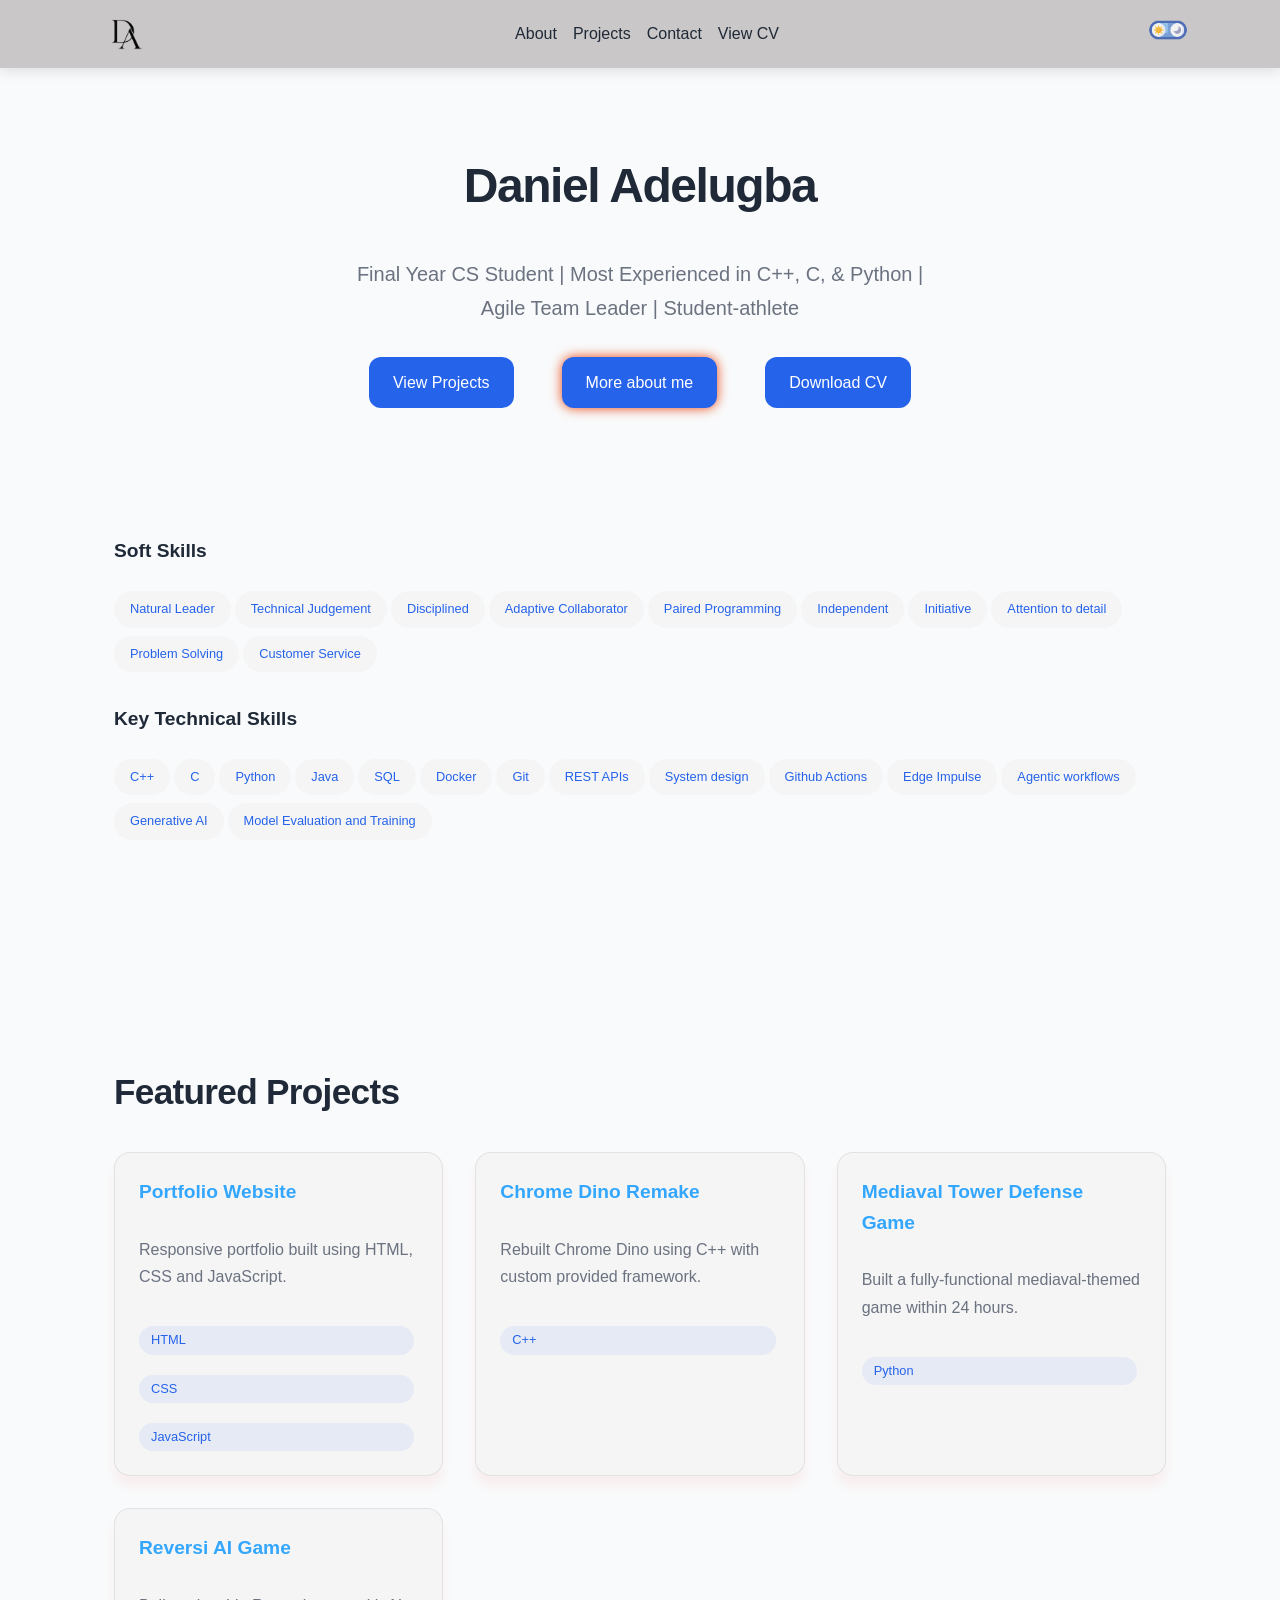
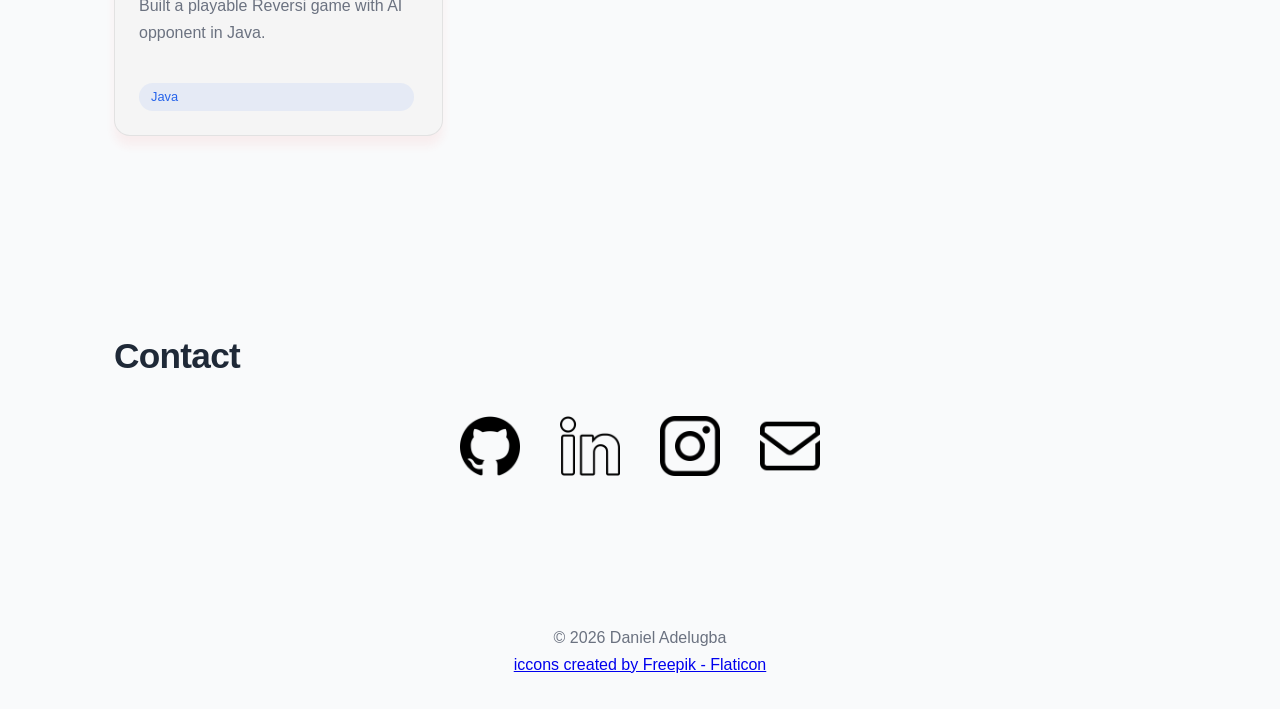
<file: index.html>
<!DOCTYPE html>
<html lang="en">
<head>

    <meta charset="UTF-8">
    <meta name="viewport" content="width=device-width, initial-scale=1.0">
    <meta name="author" content="Daniel Adelugba">
    <meta name="description" content="Daniel Adelugba portfolio">
    <meta
      name="keywords"
      content="Daniel Adelugba, daniel adelugba, personal website, projects, portfolio, software engineer, software developer"
    />

    <title>Daniel Adelugba Portfolio</title>

    <link rel="icon" type="image/x-icon" href="assets/logos/favicon.ico">
    <link rel="stylesheet" href="styles.css">

</head>

<body>

    <header>
        <nav class="navbar">
            <a class="nav-links" href="index.html"><img src="assets/logos/logo2.png" alt="Logo with initials" class="logo" id="logo"></a>
            
            <ul class="nav-links" id="navLinks">
                <li><a href="about.html">About</a></li>
                <li><a href="projects.html">Projects</a></li>
                <li><a href="#contact">Contact</a></li>
                <li>
                    <a href="assets/DA_CV.pdf" target="_blank">
                       View CV
                    </a>
                <li>
            </ul>
            <a id="themeBtn"><img src="assets/logos/toggleMode.png" id="themeBtn_id"></a>
            
            
        </nav>
    </header>

    <section class="intro">
        <h1>Daniel Adelugba</h1>
        <p class="headline">
            Final Year CS Student | Most Experienced in C++, C, & Python | <br>Agile Team Leader | Student-athlete
        </p>
        
        <div class="nav buttons">
            
            <a href="projects.html" class="btn projects">
                View Projects
            </a>
            
            <a href="about.html" class="btn personal">
                More about me
            </a>

            <a href="assets/DA_CV.pdf"
               target="_blank"
               class="btn cv">
                Download CV
            </a>
        </div>
    </section>

    <section id="skills" class="section">

        <h3>Soft Skills</h3>
    
        <div class="skills-info">
    
            <span class="tag">Natural Leader</span>
            <span class="tag">Technical Judgement</span>
            <span class="tag">Disciplined</span>
            <span class="tag">Adaptive Collaborator</span>
            <span class="tag">Paired Programming</span>
            <span class="tag">Independent</span>
            <span class="tag">Initiative</span>
            <span class="tag">Attention to detail</span>
            <span class="tag">Problem Solving</span>
            <span class="tag">Customer Service</span>

        
        </div>
        
        <h3>Key Technical Skills</h3>
        
        <div class="skills-info">
            
            <span class="tag">C++</span>
            <span class="tag">C</span>
            <span class="tag">Python</span>
            <span class="tag">Java</span>
            <span class="tag">SQL</span>
            <span class="tag">Docker</span>
            <span class="tag">Git</span>
            <span class="tag">REST APIs</span>
            <span class="tag">System design</span>
            <span class="tag">Github Actions</span>
            <span class="tag">Edge Impulse</span>
            <span class="tag">Agentic workflows</span>
            <span class="tag">Generative AI</span>
            <span class="tag">Model Evaluation and Training</span>

    
        </div>
    
    </section>

    <section id="projects" class="section">
        <h2>Featured Projects</h2>

        <div class="project-grid">

            <a href="projects.html#portfolio" class="home-project-card">

                <h3>Portfolio Website</h3>
    
                <p>
                    Responsive portfolio built using HTML, CSS and JavaScript.
                </p>
    
                <span class="tag">HTML</span>
                <span class="tag">CSS</span>
                <span class="tag">JavaScript</span>
    
            </a>

            <a href="projects.html#dino_remake" class="home-project-card">

                <h3>Chrome Dino Remake</h3>
    
                <p>
                    Rebuilt Chrome Dino using C++ with custom provided framework.
                </p>
    
                <span class="tag">C++</span>
    
            </a>

            <a href="projects.html#mediaval" class="home-project-card">

                <h3>Mediaval Tower Defense Game</h3>
    
                <p>
                    Built a fully-functional mediaval-themed game within 24 hours.
                </p>
    
                <span class="tag">Python</span>
    
            </a>

            <a href="projects.html#reversi" class="home-project-card">

                <h3>Reversi AI Game</h3>
    
                <p>
                    Built a playable Reversi game with AI opponent in Java.
                </p>
    
                <span class="tag">Java</span>
    
            </a>

        </div>
    </section>

    <section class="section">
        <h2>Contact</h2>

        <div id="contact">
            <p>
                <a href="https://github.com/danieladelugba1" target="_blank">
                    <img class="contact-icon" src="assets/logos/github.png" data-light="assets/logos/github.png" data-dark="assets/logos/githubDM.png" alt="github">
                </a>
            </p>
            <p>
                <a href="https://www.linkedin.com/in/danieladelugba/" target="_blank">
                    <img class="contact-icon" src="assets/logos/linkedin.png" data-light="assets/logos/linkedin.png" data-dark="assets/logos/linkedinDM.png" alt="linkedin">
                </a>
            </p>
            <p>
                <a href="https://Instagram.com/danieladelugba01" target="_blank">
                    <img class="contact-icon" src="assets/logos/instagram.png" data-light="assets/logos/instagram.png" data-dark="assets/logos/instagramDM.png" alt="instagram">
                </a>
            </p>
            <p>
                <a href="mailto:danieladelugba1111@gmail.com" target="_blank" rel="noreferrer">
                    <img class="contact-icon" src="assets/logos/mail.png" data-light="assets/logos/mail.png" data-dark="assets/logos/mailDM.png" alt="personal email">
                </a>
            </p>
        </div>
    </section>
    
    <footer>
        <p>© 2026 Daniel Adelugba</p>
        <a href="https://www.flaticon.com/free-icons" title="github icons" target="_blank">iccons created by Freepik - Flaticon</a>
    </footer>

    <script src="script.js"></script>
</body>
</html>
</file>
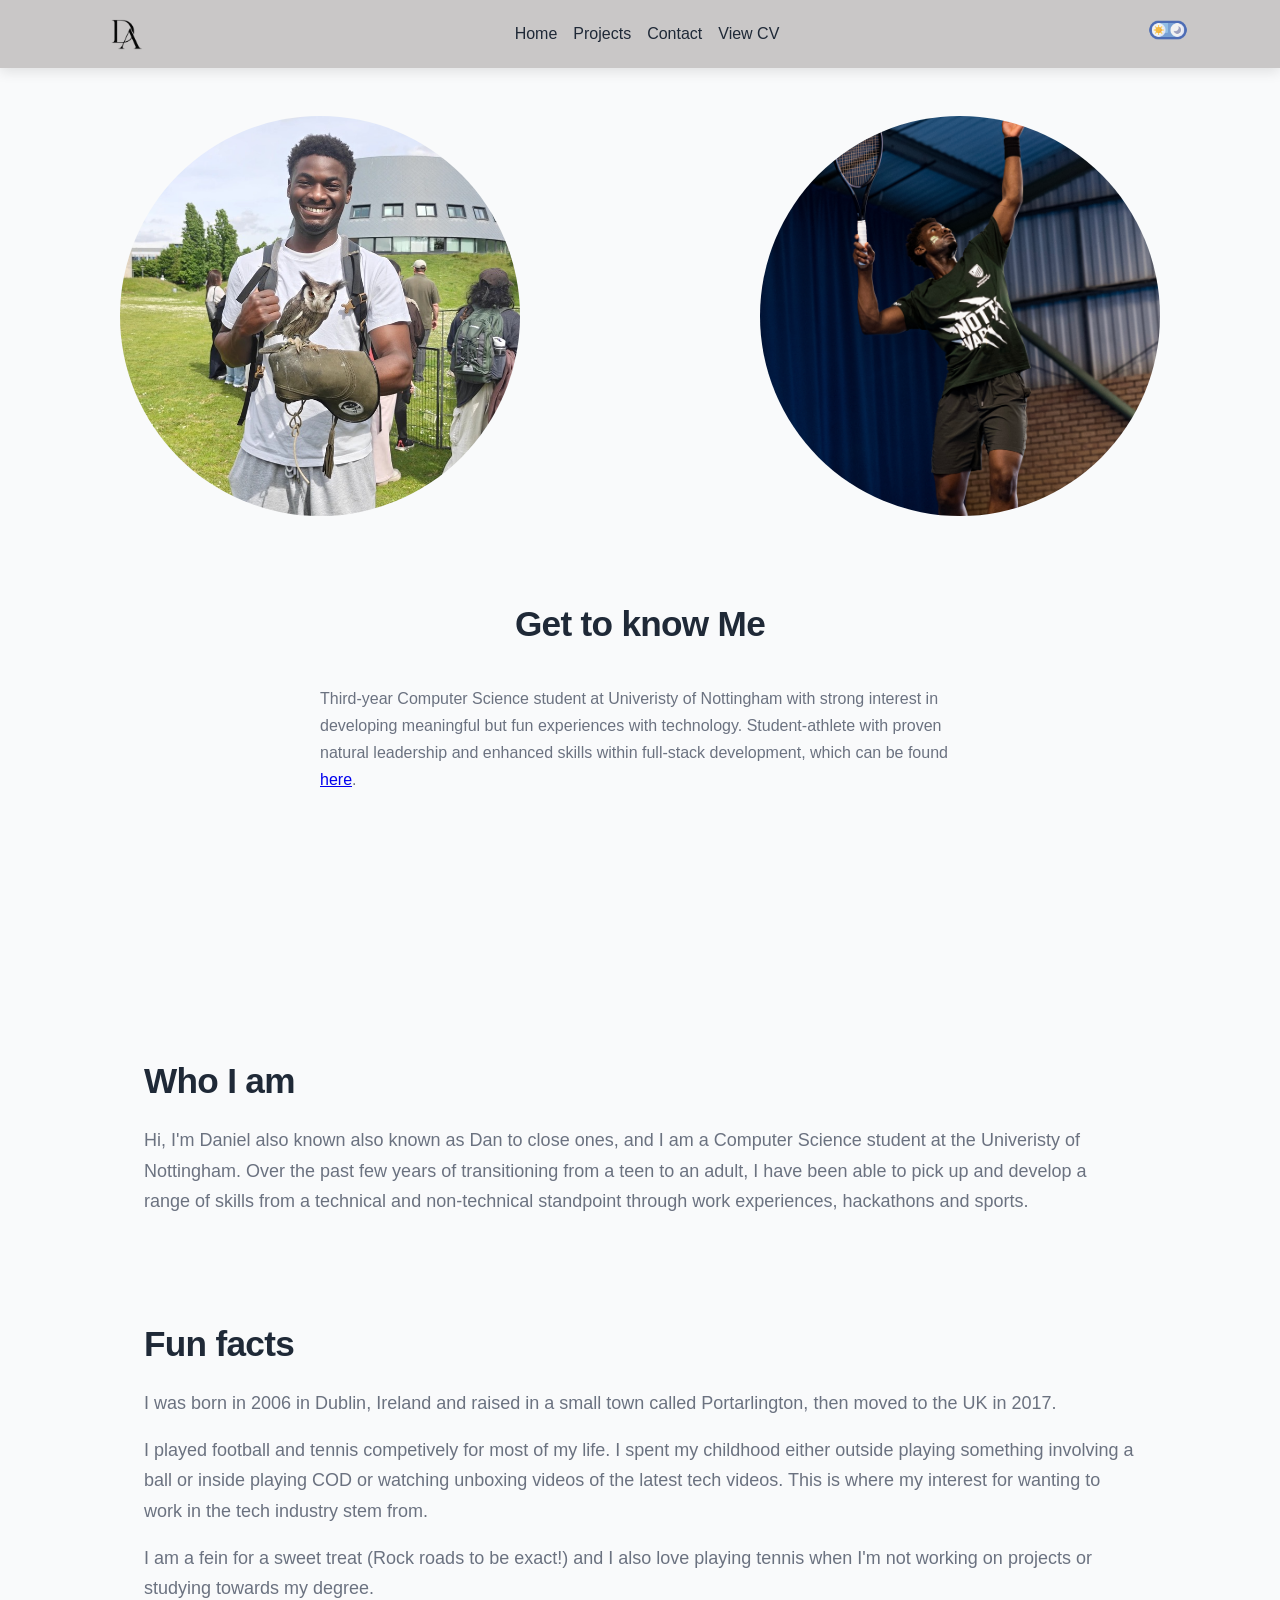
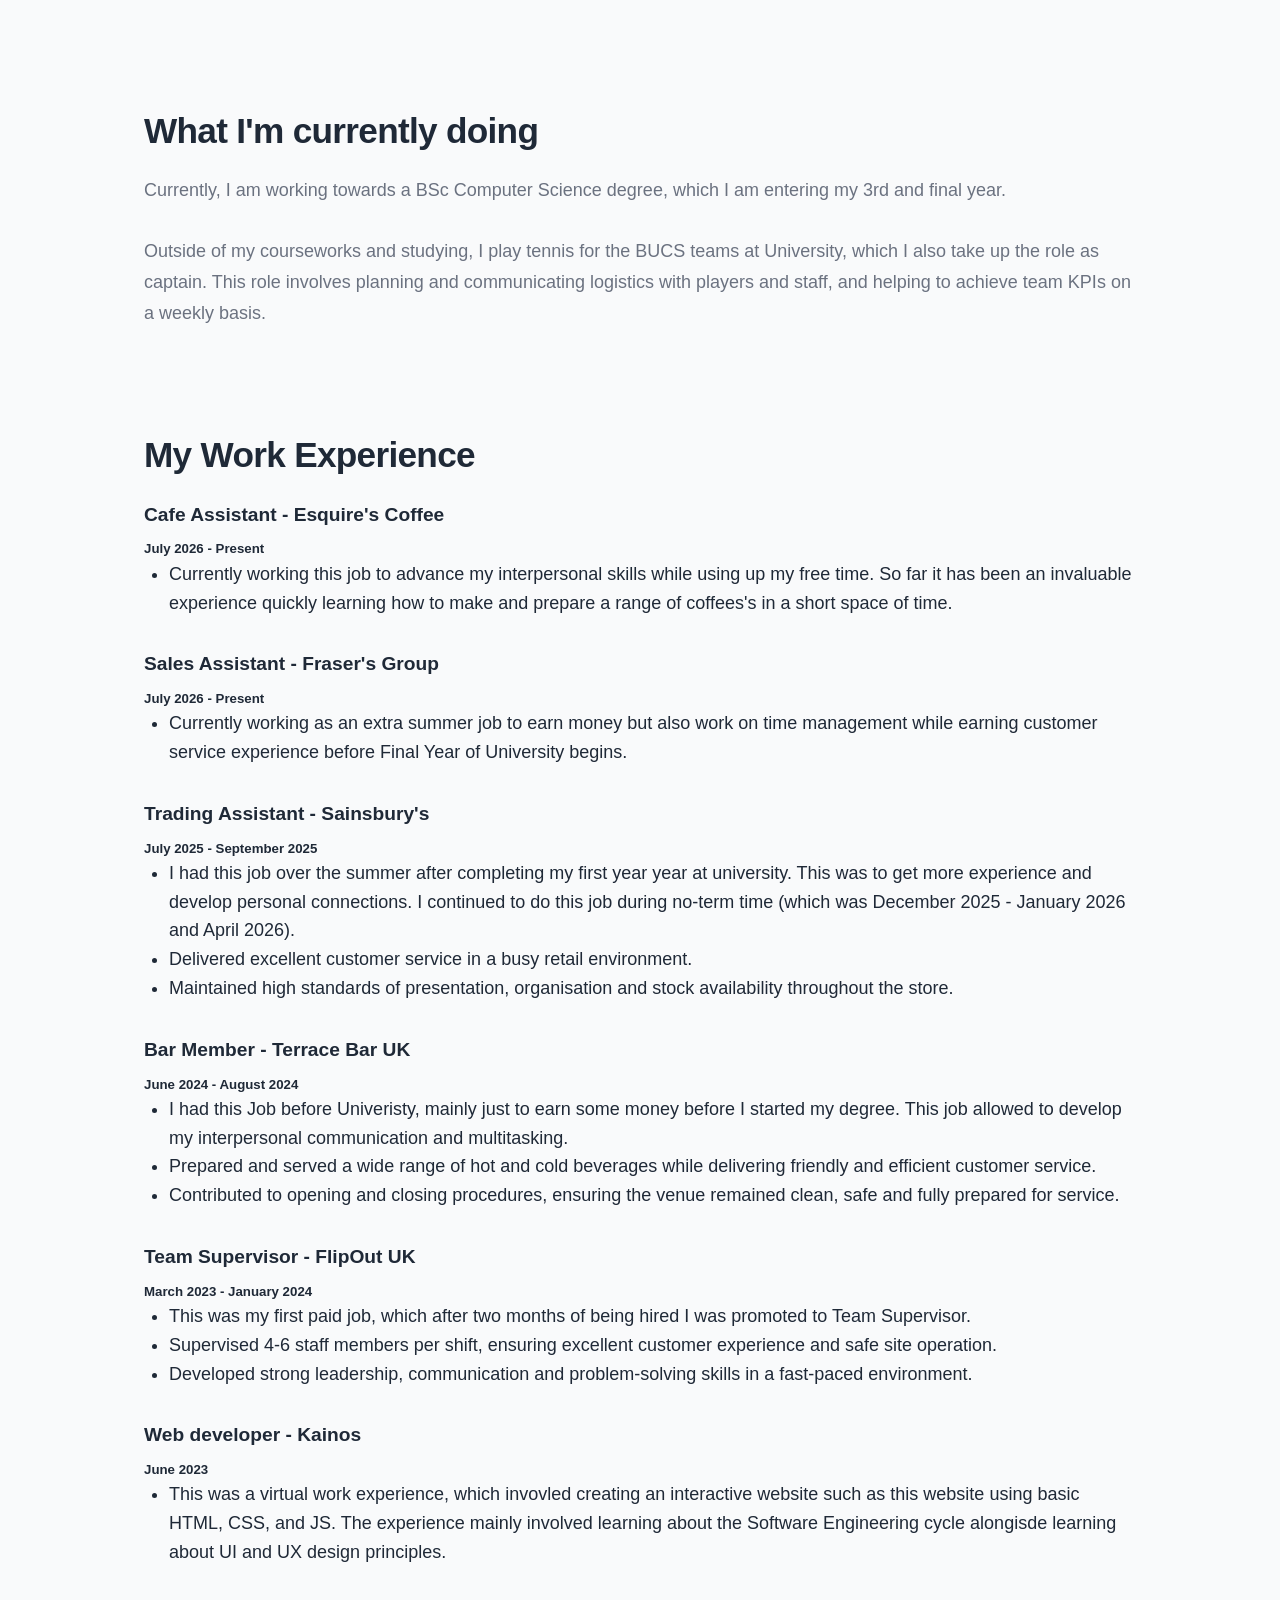
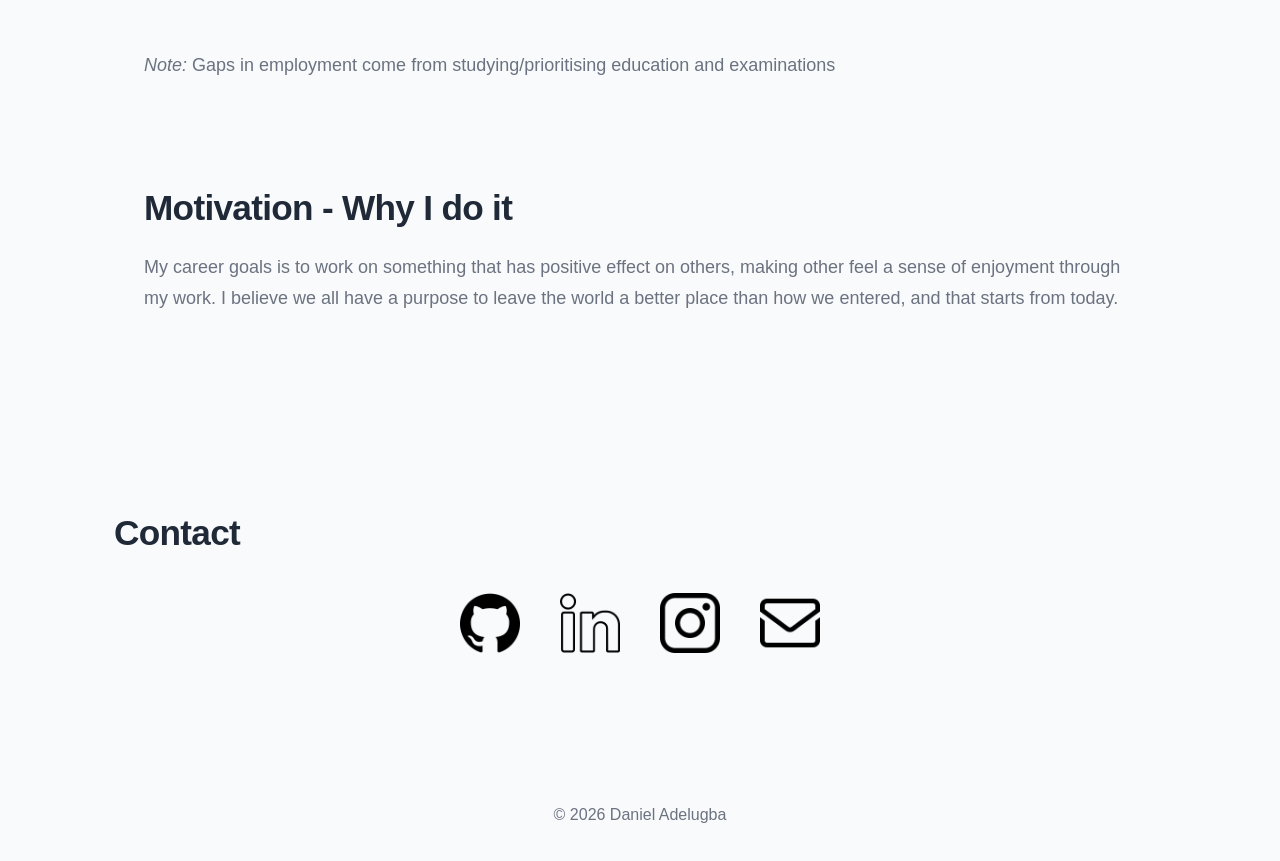
<file: about.html>
<!DOCTYPE html>
<html lang="en">
<head>

    <meta charset="UTF-8">

    <title>About Daniel Adelugba</title> 
    <link rel="icon" type="image/x-icon" href="assets/logos/favicon.ico">
    <link rel="stylesheet" href="styles.css">

</head>

<body>

    <header>
        <nav class="navbar">
            <!-- <a href="index.html"><img src="assets/logos/logo2.png" alt="Logo with initials" class="logo"></a> -->
            <a class="nav-links" href="index.html"><img src="assets/logos/logo2.png" alt="Logo with initials" class="logo" id="logo"></a>

            <ul class="nav-links" id="navLinks">
                <li><a href="index.html">Home</a></li>
                <li><a href="projects.html">Projects</a></li>
                <li><a href="#contact">Contact</a></li>
                <li>
                    <a href="assets/DA_CV.pdf" target="_blank">
                    View CV
                  </a>
                <li>
            </ul>
            <a id="themeBtn"><img src="assets/logos/toggleMode.png" id="themeBtn_id"></a>
        </nav>
    </header>

    <div class="photo-container">
        
        <img
            src="assets/other/me.jpeg"
            alt="Photo of danieladelugba"
            class="profile-photo"
        >
         
        <img
            src="assets/other/tennis.jpeg"
            alt="Photo of danieladelugba playing tennis"
            class="profile-photo2"
         >
    </div>
    <section id="about" class="personal-info">
        <h2>Get to know Me</h2>

        <p>
            Third-year Computer Science student at Univeristy of Nottingham with strong
            interest in developing meaningful but fun experiences with technology. 
            Student-athlete with proven natural leadership and enhanced skills within full-stack development, which can be found <a href="index.html#skills" id="here">here</a>.
        </p>


    </section>

    <main id="about-me-paragraphs" role="main" tabindex="0">

        <div class="about-me-wrapper"></div>
            <div class="about-info-section" id="history-section">
                <h2>Who I am</h2>
                <p>
                    Hi, I'm <span class="font-bold">Daniel</span> also known also known as Dan to close ones, 
                    and I am a Computer Science student at the Univeristy of Nottingham. 
                    Over the past few years of transitioning from a teen to an adult, 
                    I have been able to pick up and develop a range of skills from a 
                    technical and non-technical standpoint through work experiences, hackathons and sports.
                </p>

            </div>
        </div>

        <div class="about-me-wrapper"></div>
            <div class="about-info-section" id="funFacts-section">
                <h2>Fun facts</h2>
                <p>
                    I was born in 2006 in Dublin, Ireland and raised in a small town 
                    called Portarlington, then moved to the UK in 2017. 
                </p>
                <p>
                    I played football and tennis competively for most of my life. I spent my childhood either outside playing something involving a ball or inside playing COD or watching unboxing videos of the latest tech videos. This is where my interest for wanting to work in the tech industry stem from.
                </p>    
                <p>
                    I am a fein for a sweet treat (Rock roads to be exact!) and I also love playing tennis when I'm not working on projects or studying towards my degree.
                </p>
        </div>

        <div class="about-me-wrapper"></div>
            <div class="about-info-section" id="currentWork-section">
                <h2>What I'm currently doing</h2>
                <p>
                    Currently, I am working towards a BSc Computer Science degree, which I am entering my 3rd and final year. <br><br>Outside of my courseworks and studying, I play tennis for the BUCS teams at University, which I also take up the role as captain. This role involves planning and communicating logistics with players and staff, and helping to achieve team KPIs on a weekly basis.
                </p>
            </div>
        </div>

        <div class="about-me-wrapper"></div>
            <div class="about-info-section" id="workExperience-section">
                <h2>My Work Experience</h2>
                
                <h3>Cafe Assistant - Esquire's Coffee</h3>
                <h5>July 2026 - Present</h5>
                <ul>
                    <li>Currently working this job to advance my interpersonal skills while using up my free time. So far it has been an invaluable experience quickly learning how to make and prepare a range of coffees's in a short space of time.</li>
                </ul>

                <h3>Sales Assistant - Fraser's Group</h3>
                <h5>July 2026 - Present</h5>
                <ul>
                    <li>Currently working as an extra summer job to earn money but also work on time management while earning customer service experience before Final Year of University begins.</li>
                </ul>

                <h3>Trading Assistant - Sainsbury's</h3>
                <h5>July 2025 - September 2025</h5>
                <ul>
                    <li>I had this job over the summer after completing my first year year at university. This was to get more experience and develop personal connections. I continued to do this job during no-term time (which was December 2025 - January 2026 and April 2026).</li>
                    <li>Delivered excellent customer service in a busy retail environment.</li>
                    <li>Maintained high standards of presentation, organisation and stock availability throughout the store.</li>
                </ul>
                
                <h3>Bar Member - Terrace Bar UK</h3>
                <h5>June 2024 - August 2024</h5>
                <ul>
                    <li>I had this Job before Univeristy, mainly just to earn some money before I started my degree. This job allowed to develop my interpersonal communication and multitasking.</li>
                    <li>Prepared and served a wide range of hot and cold beverages while delivering friendly and efficient customer service.</li>
                    <li>Contributed to opening and closing procedures, ensuring the venue remained clean, safe and fully prepared for service.</li>
                </ul>

                <h3>Team Supervisor - FlipOut UK</h3>
                <h5>March 2023 - January 2024</h5>
                <ul>
                    <li>This was my first paid job, which after two months of being hired I was promoted to Team Supervisor.</li>
                    <li>Supervised 4-6 staff members per shift, ensuring excellent customer experience and safe site operation.</li>
                    <li>Developed strong leadership, communication and problem-solving skills in a fast-paced environment.</li>
                </ul>

                <h3>Web developer - Kainos</h3>
                <h5>June 2023</h5>
                <ul>
                    <li>This was a virtual work experience, which invovled creating an interactive website such as this website using basic HTML, CSS, and JS. The experience mainly involved learning about the Software Engineering cycle alongisde learning about UI and UX design principles.</li>
                </ul>

                <br><br>
                <p><em>Note:</em> Gaps in employment come from studying/prioritising education and examinations</p>
            </div>
        </div>

        <div class="about-me-wrapper"></div>
            <div class="about-info-section" id="motivation-section">
                <h2>Motivation - Why I do it</h2>

                <p>
                    My career goals is to work on something that has positive effect on others, making other feel a sense of enjoyment through my work.
                    I believe we all have a purpose to leave the world a better place than how we entered, and that starts from today.
                </p>
            </div>
        </div>
    </main>

    <section class="section">
        <h2>Contact</h2>

        <div id="contact">
            <p>
                <a href="https://github.com/danieladelugba1" target="_blank">
                    <img class="contact-icon" src="assets/logos/github.png" data-light="assets/logos/github.png" data-dark="assets/logos/githubDM.png" alt="github">
                </a>
            </p>
            <p>
                <a href="https://www.linkedin.com/in/danieladelugba/" target="_blank">
                    <img class="contact-icon" src="assets/logos/linkedin.png" data-light="assets/logos/linkedin.png" data-dark="assets/logos/linkedinDM.png" alt="linkedin">
                </a>
            </p>
            <p>
                <a href="https://Instagram.com/danieladelugba01" target="_blank">
                    <img class="contact-icon" src="assets/logos/instagram.png" data-light="assets/logos/instagram.png" data-dark="assets/logos/instagramDM.png" alt="instagram">
                </a>
            </p>
            <p>
                <a href="mailto:danieladelugba1111@gmail.com" target="_blank" rel="noreferrer">
                    <img class="contact-icon" src="assets/logos/mail.png" data-light="assets/logos/mail.png" data-dark="assets/logos/mailDM.png" alt="personal email">
                </a>
            </p>
        </div>
    </section>

    <footer>
        <p>© 2026 Daniel Adelugba</p>
    </footer>

    <script src="script.js"></script>
</body>


</html>
</file>
<file: styles.css>
* {
    margin: 0;
    padding: 0;
    box-sizing: border-box;

}

/* General CSS for entire website */
:root {
    --bg: #f9fafb;
    --text: #1f2937;
    --card: #f5f5f5;
    --accent: #2563eb;
    --shadow-sm: 0 10px 10px rgba(235, 43, 43, 0.06);
    /* --shadow-sm:0 10px 10px rgba(0,0,0,.06); */
    --border: rgba(0,0,0,0.08);
    --max-width: 1100px;
    --nav-bg:#c9c7c7;
    --muted:#6B7280;
    --bg-hover: rgb(218, 209, 209);
}

.dark-mode {
    --bg: #111827;
    --text: #f3f4f6;
    --nav-bg:#1f2937;
    --surface:#1F2937;
    --card:#374151;
    --muted:#D1D5DB;
    --accent:#60A5FA;
    --border:#4B5563;
    --shadow:rgba(0,0,0,.5);
    --nav-bg:#1F2937;
    --bg-hover: rgb(45, 60, 85);
}

h1 {
    font-size: 3rem;
    letter-spacing: -0.03em;
    margin-bottom: 1rem;
}

h2 {
    font-size: 2.2rem;
    letter-spacing: -0.02em;
    margin-bottom: 1rem;
}

h3 {
    font-size: 1.2rem;
    margin-bottom: 0.5rem;
}

p {
    color: var(--muted);
    line-height: 1.7;
}


body {
    font-family: Arial, sans-serif;
    background: var(--bg);
    color: var(--text);
    line-height: 1.6;
    transition: 0.3s;
}


/* CSS for Home page  */
.logo {
    width: 70px;
    height: auto;
    margin-left: 60px;
    cursor: pointer;
    src: "assets/logos/whiteLogo.png";
}

#themeBtn_id {
    width: 40px;
    height: auto;
    margin-right: 60px;
    cursor: pointer;
}

.navbar {
    display: flex;
    justify-content: space-between;
    align-items: center;

    padding: 0.65rem 2rem;

    position: sticky;
    top: 0;

    background: var(--bg);
    background-color: var(--nav-bg);
    /* background-color: #ececec; */
    /* border-bottom: 2px solid #ccc; */
    box-shadow:0 4px 12px rgba(0,0,0,.1);
}

.nav-links {
    /* margin-right: 60px; */
    display: flex;
    gap: 1rem;
    list-style: none;
    /* align-items: */
}

.nav-links a {
    text-decoration: none;
    color: var(--text);
    position:relative;
    transition:.2s;
}

.nav-links a::after{ 
    content:"";
    position:absolute;
    bottom:-5px;
    left:0;
    width:0;
    height:2px;
    background:var(--accent);
    transition:.25s;
}

.nav-links a:hover::after{
    width:100%;
}

/* Main section of home page */
.intro {
    min-height: 30vh;
    margin-top: 3rem;

    display: flex;
    flex-direction: column;
    justify-content: center;
    align-items: center;

    text-align: center;
    padding: 2rem;
    /* margin */
}

.headline {
    font-size: 1.25rem;
    max-width: 600px;
    margin-top: 1rem;
}

.nav.buttons {
    display: flex;
    gap: 3rem;
    margin-top: 2rem;
}

.btn 
{
    background: var(--accent);
    border-radius: 12px;
    padding: 0.8rem 1.5rem;
    color: white;
    text-decoration: none;
    transition: all 0.2s ease;
    display: inline-block;

}

.btn.projects, .btn.cv {
    background: var(--accent);
    color: white;
}

.btn.personal {
    filter: drop-shadow(0 0 6px rgb(233, 66, 15));
}

.btn:hover
{
    transform: translateY(-5px);
    box-shadow: var(--shadow-sm);
    filter: drop-shadow(0 0 6px rgb(31, 121, 28));
}


.personal-info {
    padding: 5rem;
    max-width: 800px;
    margin: auto;
}

.personal-info h2 {
    text-align: center;
    margin-bottom: 2rem;
}

.personal-info p {
    margin-top: 2rem;
}

.photo-container { 
    margin-top: 3rem;
    display: flex;
    justify-content: space-between
}

.profile-photo {
    display: flex;
    margin: auto;
    width: 400px;
    height: 400px;
    object-fit: cover;
    border-radius: 50%;
}

.profile-photo2 {
    display: flex;
    margin: auto;
    width: 400px;
    height: 400px;
    object-fit: cover;
    border-radius: 50%;
} 

.profile-photo:hover, .profile-photo2:hover {
    transform: scale(1.1);
}

#about-me-paragraphs {
    padding: 5rem 5rem;
    max-width: 2000px;
    margin: auto;
    margin-left: 5%;
    margin-right: 5%;
}

#about-me-paragraphs h2 {
    margin-top: 10%;
}

#about-me-paragraphs p {
    font-size: large;
    margin-bottom: 1rem;
}

#about-me-paragraphs ul {
    font-size: large;
    margin-bottom: 2rem;
    padding-left: 25px;
}


.skills-info {
    display: flex;
    flex-wrap: wrap;
    /* gap: 1rem; */
    margin-bottom: 2rem;
    /* padding-right: 1rem; */
}

.skills-info span {
    background: var(--card);
    padding: 0.5rem 1rem;
    border-radius: 20px;
}

.section {
    padding: 6rem 1.5rem;
    max-width: var(--max-width);
    margin: auto;
}

.section h2 {
    text-align: left;
    margin-bottom: 2rem;
}

.section h3 {
    text-align: left;
    margin-bottom: 1rem;
}
.section a {
    color: #33a7ff
}
.project-grid {
    display: grid;
    grid-template-columns: repeat(auto-fit, minmax(280px, 1fr));
    gap: 2rem;
}

/* Style for structure of card */
.home-project-card {
    background: var(--card);
    padding: 1.5rem;
    border-radius: 16px; /* used to round the background border corners */
    border: 1px solid var(--border);

    text-decoration: none;
    color: inherit;

    display: flex;
    flex-direction: column;
    gap: 0.75rem;

    transition: all 0.25s ease;

    box-shadow: var(--shadow-sm);
}

/* Hover of a project card  */
.home-project-card:hover {
    transform: translateY(-8px);
    box-shadow: var(--shadow-md);
    border-color: rgba(37, 99, 235, 0.2);
}

.home-project-card h3 {
    margin-bottom: 1rem;
}

.home-project-card p {
    margin-bottom: 1rem;
}

.tag {
    display: inline-block;
    padding: 0.25rem 0.75rem;
    font-size: 0.8rem;

    background: rgba(37, 99, 235, 0.08);
    color: var(--accent);

    border-radius: 999px;
    margin-right: 0.25rem;
    margin-top: 0.5rem;
}

/* CSS for Projects Page */
.projects-container {
    display: flex;
    flex-direction: column;
    gap: 2rem;
    
    max-width: 900px;
    margin: auto;
    padding: 2rem;
}


.project-image img {
    width: 100%;
    border-radius: 16px;
    box-shadow: 0 20px 50px rgba(0,0,0,0.4);
    transition: transform 0.3s ease;
}

.project-image img:hover {
    transform: scale(1.02);
}

.tech-stack {
    display: flex;
    flex-wrap: wrap;
    gap: 0.5rem;
    margin-top: 1rem;
}

.tech-stack span {
    padding: 0.4rem 0.9rem;
    border-radius: 999px;
    
    background: rgba(37, 99, 235, 0.08);
    color: var(--accent);
    
    font-size: 0.85rem;
}

.portfolio-image {
    display: flex;
    /* margin: auto; */
    width: 600px;
    
    object-fit: cover;
    
}

.project-card {
    scroll-margin-top: 100px;
    padding: 1.5rem;
    
    border: 1px solid #ccc;
    border-radius: 10px;
    
    background-color: var(--card);
}

.projects-container,
.projects-hero {
    max-width: 1100px;
    margin: 0 auto;
}

.project-info {
    display: flex;
    flex-direction: column;
    gap: 1rem;
}

.project-case-study {
    display: grid;
    grid-template-columns: 1.2fr 1fr;
    gap: 4rem;
    align-items: center;
    padding: 4rem 0;
    border-bottom: 3px solid rgba(0,0,0,0.08);
    transition: transform 0.3s ease;
    border-radius: 16px;
    padding: 3rem;
}

.project-case-study:hover {
    transform: translateY(-4px);
    background: var(--bg-hover);
}

.project-links a{
    display: inline-block;
    margin-right: 1rem;

    color: var(--accent);
    text-decoration: none;

    font-weight: 500;
    
}

.project-links a:hover {
    text-decoration: underline;
}

.window {
    display: none;
    position: fixed;
    top: 0;
    left: 0;
    width: 100%;
    height: 100%;
    background: rgba(0,0,0,0.7);
    justify-content: center;
    align-items: center;
}

.window-content {
    background: var(--bg);
    padding: 20px;
    border-radius: 15px;
    text-align: center;
}

#previous {
    color: var(--accent);
    margin-right: 2rem;
    font-size: 30px;
    padding-left: 15px;
    padding-right: 15px;
    border-radius: 2rem;
}

#next {
    color: var(--accent);
    margin-left: 2rem;
    font-size: 30px;
    padding-left: 15px;
    padding-right: 15px;
    border-radius: 2rem;
}

#gallery-image {
    width: 1000px;
    max-width: 90%;
    border-radius: 10px;
    margin-bottom: 2rem;
}

#gallery-video {
    /* display: none; */
    width: 1300px;
    max-width: 90%;
}

#close {
    float: right;
    font-size: 40px;
    cursor: pointer;
}

.contact-icon {
    width: 60px;
    height: 60px;
}

#contact {
    display:flex;
    justify-content:center;
    flex-wrap:wrap;
    gap:40px;
}

#contact a {
    font-size: 2.5rem;
    color: var(--text);
    transition: transform 0.2s ease;
}

#contact a:hover {
    transform: scale(1.5);
}

#contact p {
    display: flex;
}



/* General information */
section {
    padding: 3rem 1.5rem;
}

footer {
    text-align: center;
    padding: 2rem;
}

/* accessibility */
/* a:focus-visible,
button:focus-visible {
    outline: 10px solid var(--accent);
    outline-offset: 10px;
} */


@media (max-width: 768px) {

    .navbar {
        flex-direction: column;
        gap: 1rem;
    }

    .intro h1 {
        font-size: 2rem;
    }

    .nav-links{
        margin-left: 0;
        margin:0;
        flex-direction:column;
        align-items:center;
        margin-right: 0;
    }

    .photo-container{
        flex-direction:column;
        gap:2rem;
    }

    .profile-photo,
    .profile-photo2{
        width:250px;
        height:250px;
    }

    .project-case-study{
        grid-template-columns:1fr;
        gap:2rem;
    }

    .portfolio-image{
        width:100%;
    }

    .nav.buttons{
        flex-direction:column;
    }

    .logo {
        margin-left: 0px;
    }

    #themeBtn_id {
        margin-right: 0px;
    }

}
</file>
